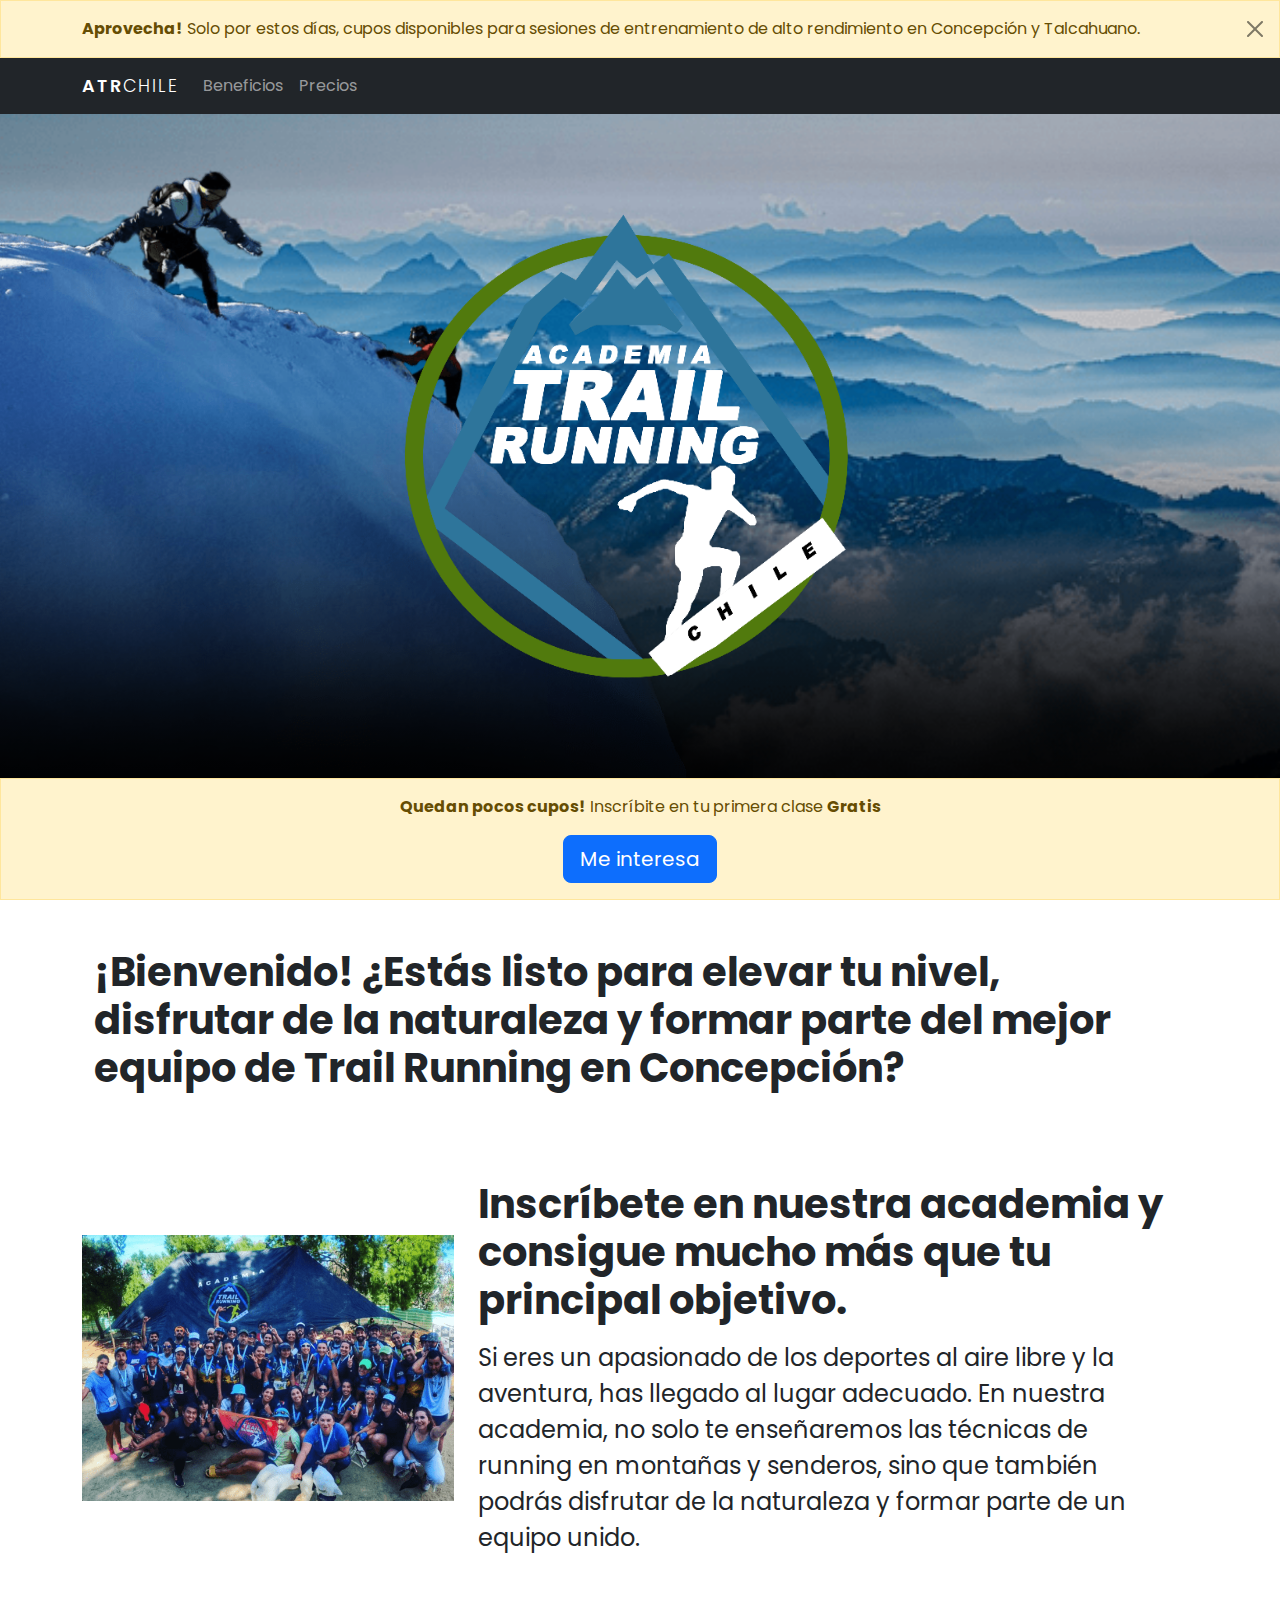
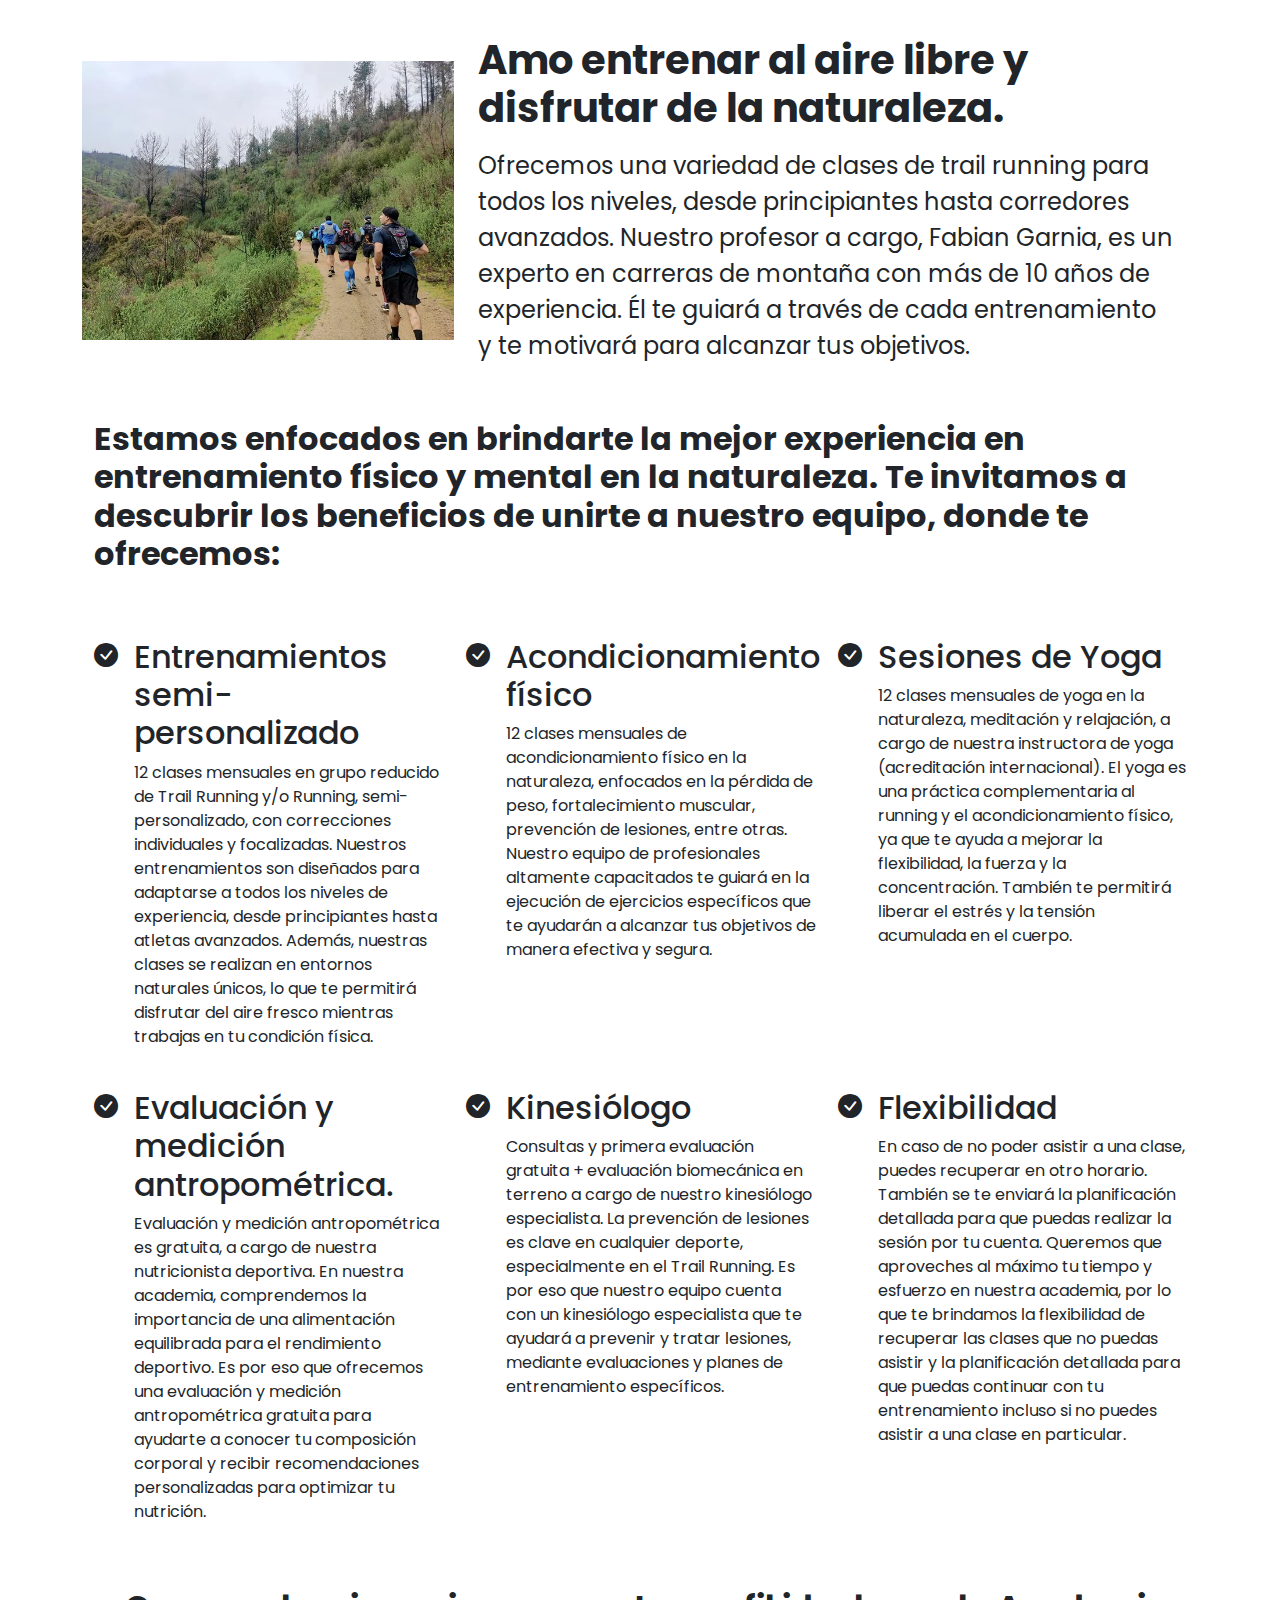
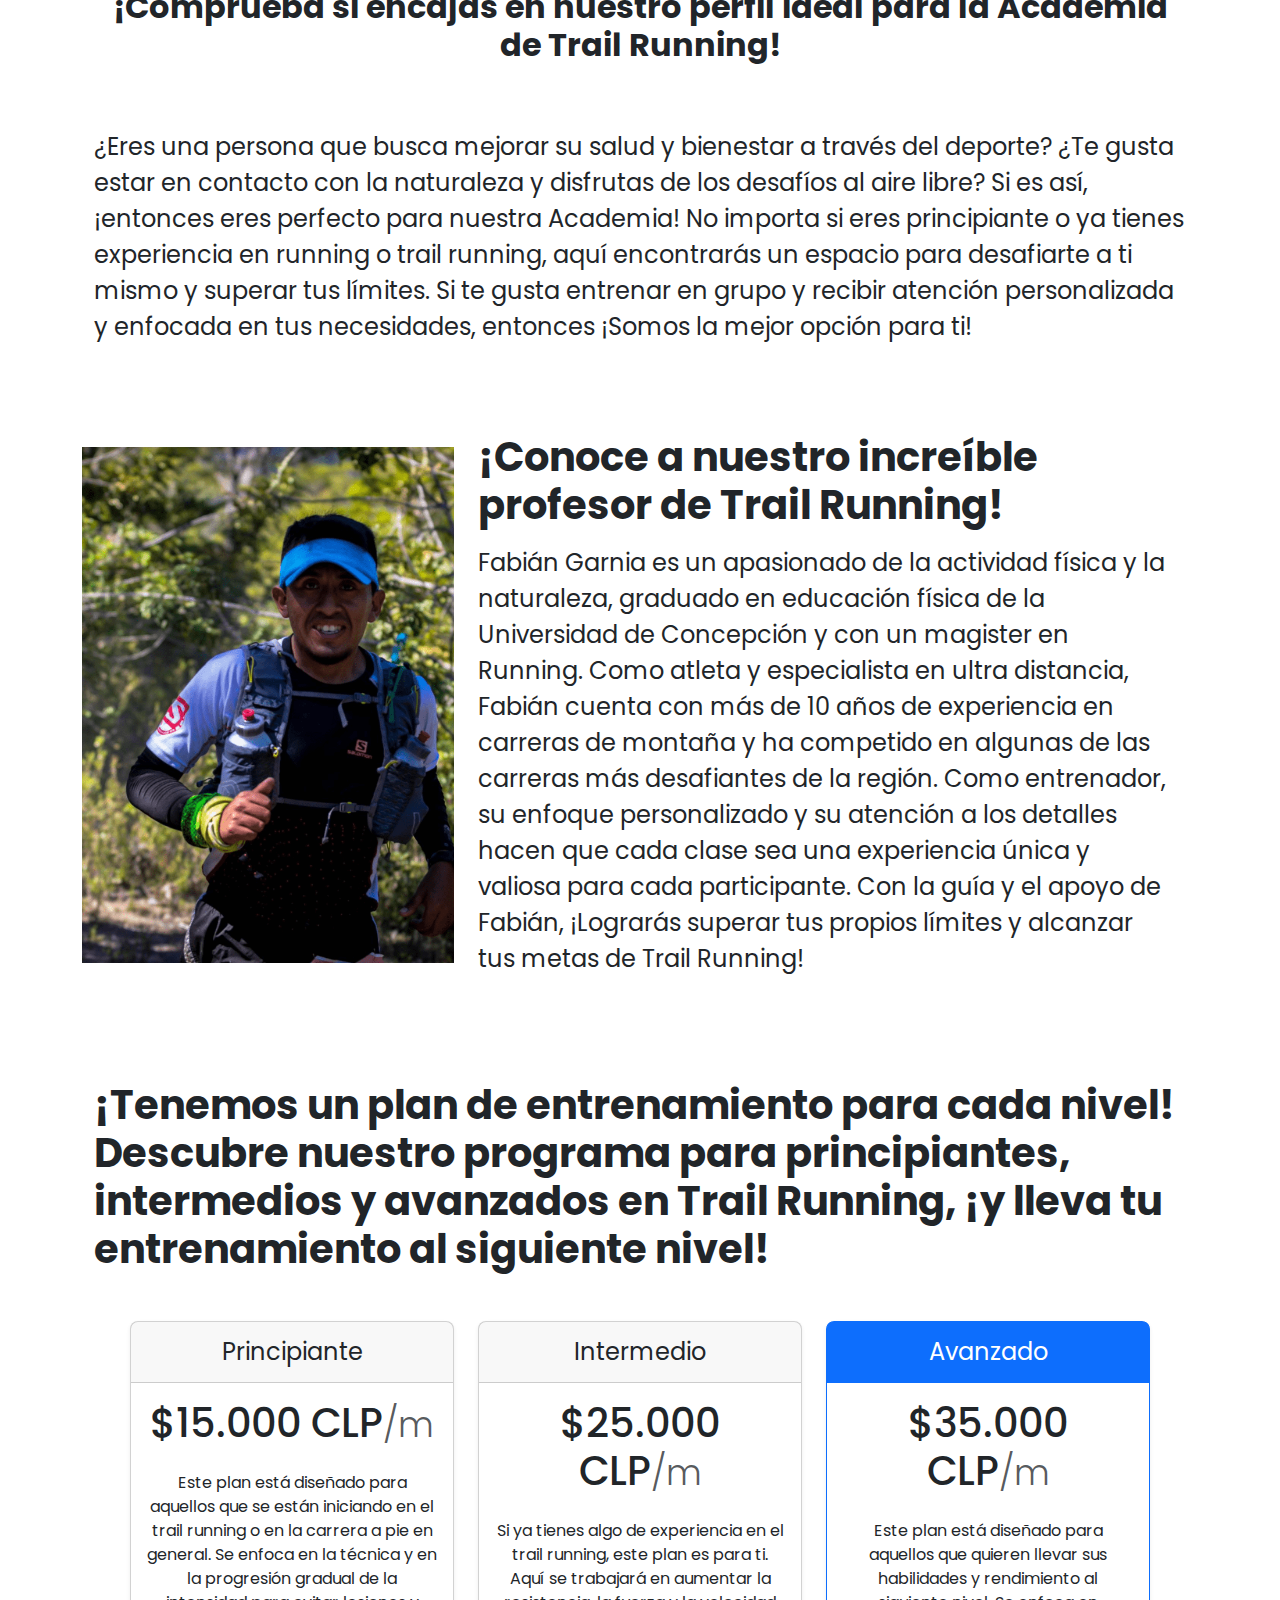
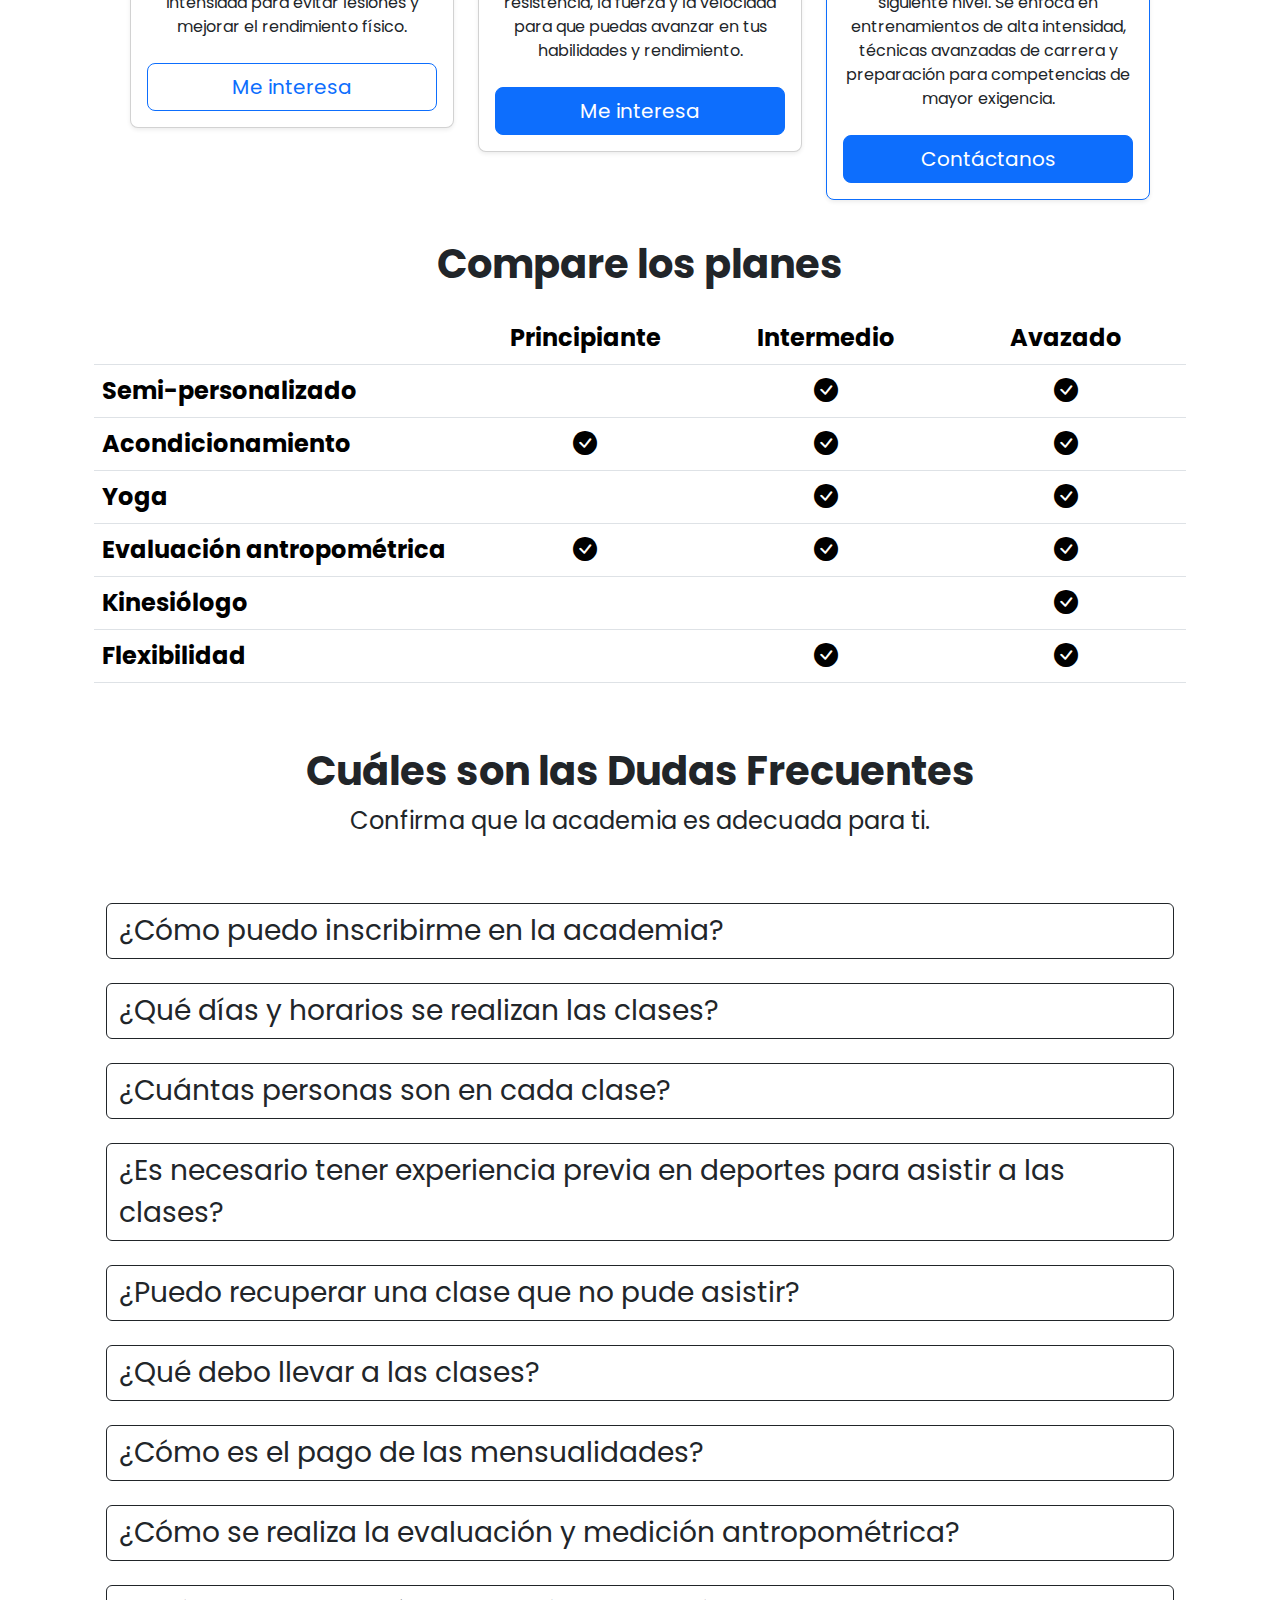
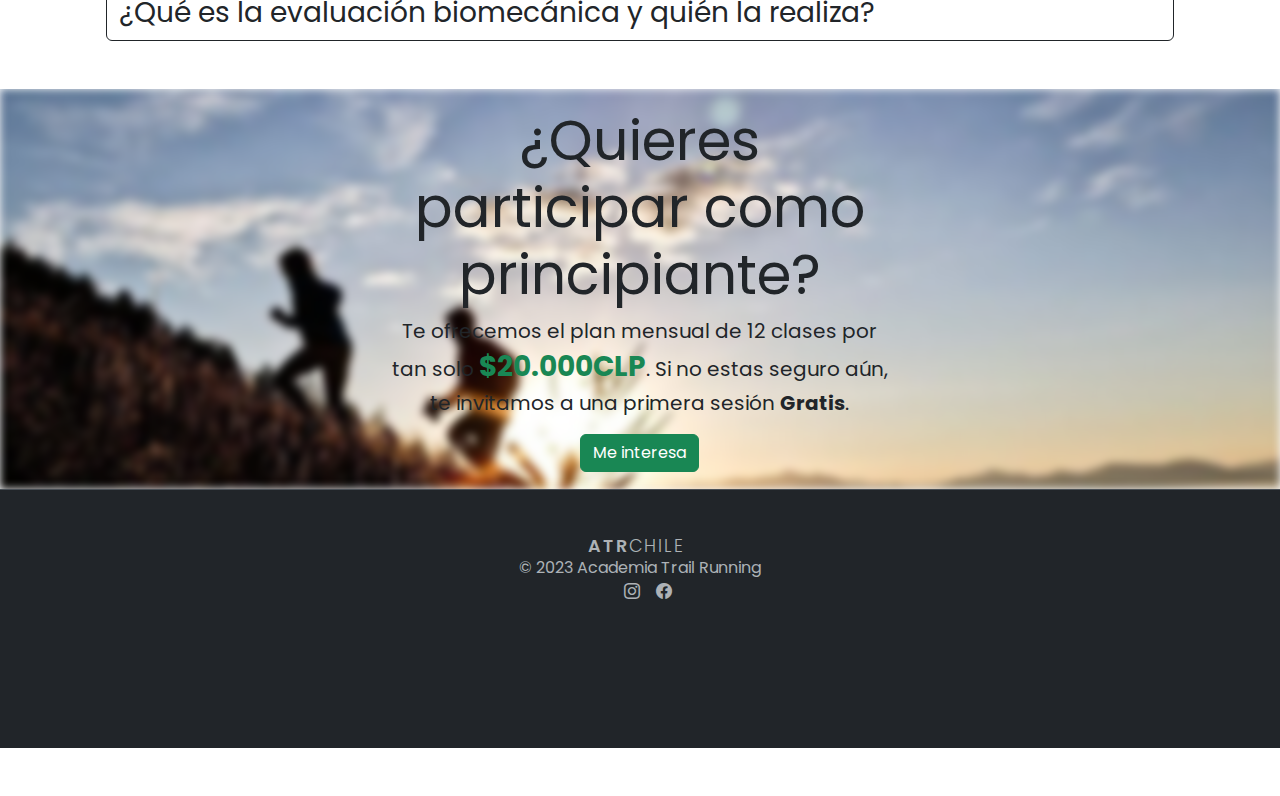
<file: index.html>
<!DOCTYPE html>
<html lang="en">
<head>
    <meta charset="UTF-8">
    <meta name="viewport" content="width=device-width, initial-scale=1.0">
    <meta http-equiv="X-UA-Compatible" content="ie=edge">
    <title>ATRChile</title>
    <link rel="icon" href="./src/assets/favicon.ico" type="image/x-icon">
    <link rel="stylesheet" href="https://cdn.jsdelivr.net/npm/bootstrap@5.3.0-alpha3/dist/css/bootstrap.min.css">
    <link rel="stylesheet" href="./src/index.css">
    <script defer src="https://cdn.jsdelivr.net/npm/bootstrap@5.3.0-alpha3/dist/js/bootstrap.bundle.min.js"></script>
    <script defer src="https://s3-us-west-2.amazonaws.com/s.cdpn.io/16327/gsap-latest-beta.min.js?r=5426"></script>
    <script defer src="https://s3-us-west-2.amazonaws.com/s.cdpn.io/16327/ScrollTrigger.min.js"></script>
    <script defer src="./src/index.js" type="module"></script>
</head>
<body >

    <div class="sticky-t z-2">
        <div class="alert alert-warning alert-dismissible mb-0 px-2 rounded-0 fade show" role="alert">
            <div class="container">
                <strong>Aprovecha!</strong> Solo por estos días, cupos disponibles para sesiones de entrenamiento de alto rendimiento en Concepción y Talcahuano.
                <strong id="counter"></strong>
                <button type="button" class="btn-close" data-bs-dismiss="alert" aria-label="Close"></button>
            </div>
        </div>
    
        <nav class="navbar navbar-expand-lg bg-dark" data-bs-theme="dark">
                <div class="container">
                  <a class="navbar-brand logo" href="#">
                    ATR<span>Chile</span>
                  </a>
                  <button class="navbar-toggler" type="button" data-bs-toggle="collapse" data-bs-target="#navbarNavAltMarkup" aria-controls="navbarNavAltMarkup" aria-expanded="false" aria-label="Toggle navigation">
                    <span class="navbar-toggler-icon"></span>
                  </button>
                  <div class="collapse navbar-collapse" id="navbarNavAltMarkup">
                    <div class="navbar-nav"> 
                      <a class="nav-link" href="#features">Beneficios</a>
                      <a class="nav-link" href="#prices">Precios</a> 
                    </div>
                  </div>
                </div>
        </nav>
    </div>
    
   
 
      <div id='hero'>
        <div class='layer-3 layer parallax'></div>
        <div class='layer-bg layer parallax' data-depth='0.10'></div>
        <div class='layer-1 layer parallax' data-depth='0.30'></div>
        <div class='layer-2 layer parallax z-1' data-depth='0.10'></div> 
      </div>

        

      <div class="container px-4 py-5">
        <h1 class="pb-2 fw-bold display-6">¡Bienvenido! ¿Estás listo para elevar tu nivel, disfrutar de la naturaleza y formar parte del mejor equipo de Trail Running en Concepción?</h1>
      </div>

 
      
        <div class="container">
            <div class="row mb-2">
                <div class="col-md-12">
                  <div class="row g-0 overflow-hidden flex-md-row mb-4 h-md-250 align-items-center">
                    <div class="col-md-4 d-flex justify-content-center">
                      <img class="w-100 " src="./src/assets/images/bussiness/group.png" alt="" srcset="">
                    </div>
                    <div class="col p-4 d-flex flex-column"> 
                      <h3 class="mb-3 display-6 fw-bold">Inscríbete en nuestra academia y consigue mucho más que tu principal objetivo.</h3> 
                      <p class="card-text mb-auto fs-4">
                        Si eres un apasionado de los deportes al aire libre y la aventura, has llegado al lugar adecuado. En nuestra academia, no solo te enseñaremos las técnicas de running en montañas y senderos, sino que también podrás disfrutar de la naturaleza y formar parte de un equipo unido.
                      </p>
                    </div>
                  </div>
                </div> 
            </div>
        </div>



        <div class="container">
            <div class="row mb-2">
                <div class="col-md-12">
                  <div class="row g-0 overflow-hidden flex-md-row mb-4 h-md-250 align-items-center">
                    <div class="col-md-4 d-flex justify-content-center">
                        <img class="w-100 " src="./src/assets/images/bussiness/grouptrain.jpeg" alt="" srcset="">
                    </div>
                    
                    <div class="col p-4 d-flex flex-column"> 
                      <h3 class="mb-3 display-6 fw-bold">Amo entrenar al aire libre y disfrutar de la naturaleza.</h3> 
                      <p class="fs-4 mb-auto">
                        Ofrecemos una variedad de clases de trail running para todos los niveles, desde principiantes hasta corredores avanzados. Nuestro profesor a cargo, Fabian Garnia, es un experto en carreras de montaña con más de 10 años de experiencia. Él te guiará a través de cada entrenamiento y te motivará para alcanzar tus objetivos.
                      </p>
                    </div>
                    
                  </div>
                </div> 
            </div>
        </div>
        


        <div class="container px-4 " id="features">
          <h2 class="pb-2 fw-bold">Estamos enfocados en brindarte la mejor experiencia en entrenamiento físico y mental en la naturaleza. Te invitamos a descubrir los beneficios de unirte a nuestro equipo, donde te ofrecemos:</h2>
          <div class="row g-4 py-5 row-cols-1 row-cols-lg-3">
            <div class="col d-flex align-items-start">
              <div class="d-inline-flex align-items-center justify-content-center fs-4 flex-shrink-0 me-3">
                <i class="bi bi-check-circle-fill"></i>
              </div>
              <div>
                <h3 class="fs-2">Entrenamientos semi-personalizado</h3>
                <p>12 clases mensuales en grupo reducido de Trail Running y/o Running, semi-personalizado, con correcciones individuales y focalizadas. Nuestros entrenamientos son diseñados para adaptarse a todos los niveles de experiencia, desde principiantes hasta atletas avanzados. Además, nuestras clases se realizan en entornos naturales únicos, lo que te permitirá disfrutar del aire fresco mientras trabajas en tu condición física.</p>
              </div>
            </div>
            <div class="col d-flex align-items-start">
              <div class="d-inline-flex align-items-center justify-content-center fs-4 flex-shrink-0 me-3">
                <i class="bi bi-check-circle-fill"></i>
              </div>
              <div>
                <h3 class="fs-2">Acondicionamiento físico</h3>
                <p>12 clases mensuales de acondicionamiento físico en la naturaleza, enfocados en la pérdida de peso, fortalecimiento muscular, prevención de lesiones, entre otras. Nuestro equipo de profesionales altamente capacitados te guiará en la ejecución de ejercicios específicos que te ayudarán a alcanzar tus objetivos de manera efectiva y segura.</p>
              </div>
            </div>
            <div class="col d-flex align-items-start">
              <div class="d-inline-flex align-items-center justify-content-center fs-4 flex-shrink-0 me-3">
                <i class="bi bi-check-circle-fill"></i>
              </div>
              <div>
                <h3 class="fs-2">Sesiones de Yoga</h3>
                <p>12 clases mensuales de yoga en la naturaleza, meditación y relajación, a cargo de nuestra instructora de yoga (acreditación internacional). El yoga es una práctica complementaria al running y el acondicionamiento físico, ya que te ayuda a mejorar la flexibilidad, la fuerza y la concentración. También te permitirá liberar el estrés y la tensión acumulada en el cuerpo.</p>
               
              </div>
            </div>


            <div class="col d-flex align-items-start">
              <div class="d-inline-flex align-items-center justify-content-center fs-4 flex-shrink-0 me-3">
                <i class="bi bi-check-circle-fill"></i>
              </div>
              <div>
                <h3 class="fs-2">Evaluación y medición antropométrica.</h3>
                <p>Evaluación y medición antropométrica es gratuita, a cargo de nuestra nutricionista deportiva. En nuestra academia, comprendemos la importancia de una alimentación equilibrada para el rendimiento deportivo. Es por eso que ofrecemos una evaluación y medición antropométrica gratuita para ayudarte a conocer tu composición corporal y recibir recomendaciones personalizadas para optimizar tu nutrición.</p>
              </div>
            </div>


            <div class="col d-flex align-items-start">
              <div class="d-inline-flex align-items-center justify-content-center fs-4 flex-shrink-0 me-3">
                <i class="bi bi-check-circle-fill"></i>
              </div>
              <div>
                <h3 class="fs-2">Kinesiólogo</h3>
                <p>Consultas y primera evaluación gratuita + evaluación biomecánica en terreno a cargo de nuestro kinesiólogo especialista. La prevención de lesiones es clave en cualquier deporte, especialmente en el Trail Running. Es por eso que nuestro equipo cuenta con un kinesiólogo especialista que te ayudará a prevenir y tratar lesiones, mediante evaluaciones y planes de entrenamiento específicos.</p>
               
              </div>
            </div>



            <div class="col d-flex align-items-start">
              <div class="d-inline-flex align-items-center justify-content-center fs-4 flex-shrink-0 me-3">
                <i class="bi bi-check-circle-fill"></i>
              </div>
              <div>
                <h3 class="fs-2">Flexibilidad</h3>
                <p>En caso de no poder asistir a una clase, puedes recuperar en otro horario. También se te enviará la planificación detallada para que puedas realizar la sesión por tu cuenta. Queremos que aproveches al máximo tu tiempo y esfuerzo en nuestra academia, por lo que te brindamos la flexibilidad de recuperar las clases que no puedas asistir y la planificación detallada para que puedas continuar con tu entrenamiento incluso si no puedes asistir a una clase en particular.</p>
               
              </div>
            </div>
          </div>
        </div>


        <div class="container px-4 ">
          <h2 class="pb-2   fw-bold text-center">¡Comprueba si encajas en nuestro perfil ideal para la Academia de Trail Running!</h2>
          <div class="row g-4 py-5 row-cols-1">
            <div class=" d-flex align-items-start">
              <div> 
                <p class="fs-4">¿Eres una persona que busca mejorar su salud y bienestar a través del deporte? ¿Te gusta estar en contacto con la naturaleza y disfrutas de los desafíos al aire libre? Si es así, ¡entonces eres perfecto para nuestra Academia!
                  No importa si eres principiante o ya tienes experiencia en running o trail running, aquí encontrarás un espacio para desafiarte a ti mismo y superar tus límites. Si te gusta entrenar en grupo y recibir atención personalizada y enfocada en tus necesidades, entonces ¡Somos la mejor opción para ti!
                </p>
              </div>
            </div>
          </div>
        </div>



        <div class="container">
          <div class="row mb-2">
              <div class="col-md-12">
                <div class="row g-0 overflow-hidden flex-md-row mb-4 h-md-250 align-items-center">
                  <div class="col-md-4 d-flex justify-content-center">
                      <img class="w-100 " src="./src/assets/images/bussiness/coach.png" alt="" srcset="">
                  </div>
                  
                  <div class="col p-4 d-flex flex-column"> 
                    <h3 class="mb-3 display-6 fw-bold">¡Conoce a nuestro increíble profesor de Trail Running! </h3> 
                    <p class="fs-4 mb-auto">
                      Fabián Garnia es un apasionado de la actividad física y la naturaleza, graduado en educación física de la Universidad de Concepción y con un magister en Running. Como atleta y especialista en ultra distancia, Fabián cuenta con más de 10 años de experiencia en carreras de montaña y ha competido en algunas de las carreras más desafiantes de la región. Como entrenador, su enfoque personalizado y su atención a los detalles hacen que cada clase sea una experiencia única y valiosa para cada participante. Con la guía y el apoyo de Fabián, ¡Lograrás superar tus propios límites y alcanzar tus metas de Trail Running!
                    </p>
                  </div>
                  
                </div>
              </div> 
          </div>
      </div>

 
      <div class="container px-4 py-5" id="prices">
        <span class="pb-2 fw-bold display-6">¡Tenemos un plan de entrenamiento para cada nivel! Descubre nuestro programa para principiantes, intermedios y avanzados en Trail Running, ¡y lleva tu entrenamiento al siguiente nivel!</span>
      </div>


      <div class="container" >
        <div class="row row-cols-1 row-cols-md-3 mb-3 px-5 text-center">
          <div class="col">
            <div class="card mb-4 rounded-3 shadow-sm">
              <div class="card-header py-3">
                <h4 class="my-0 fw-normal">Principiante</h4>
              </div>
              <div class="card-body">
                <h1 class="card-title pricing-card-title">$15.000 CLP<small class="text-body-secondary fw-light">/m</small></h1>
                <span class="d-block my-4">Este plan está diseñado para aquellos que se están iniciando en el trail running o en la carrera a pie en general. Se enfoca en la técnica y en la progresión gradual de la intensidad para evitar lesiones y mejorar el rendimiento físico.</span>
                <button type="button" class="w-100 btn btn-lg btn-outline-primary">Me interesa</button>
              </div>
            </div>
          </div>
          <div class="col">
            <div class="card mb-4 rounded-3 shadow-sm">
              <div class="card-header py-3">
                <h4 class="my-0 fw-normal">Intermedio</h4>
              </div>
              <div class="card-body">
                <h1 class="card-title pricing-card-title">$25.000 CLP<small class="text-body-secondary fw-light">/m</small></h1>
                <span class="d-block my-4">Si ya tienes algo de experiencia en el trail running, este plan es para ti. Aquí se trabajará en aumentar la resistencia, la fuerza y la velocidad para que puedas avanzar en tus habilidades y rendimiento.</span>
                <button type="button" class="w-100 btn btn-lg btn-primary">Me interesa</button>
              </div>
            </div>
          </div>
          <div class="col">
            <div class="card mb-4 rounded-3 shadow-sm border-primary">
              <div class="card-header py-3 text-bg-primary border-primary">
                <h4 class="my-0 fw-normal">Avanzado</h4>
              </div>
              <div class="card-body">
                <h1 class="card-title pricing-card-title">$35.000 CLP<small class="text-body-secondary fw-light">/m</small></h1>
                <span class="d-block my-4"> Este plan está diseñado para aquellos que quieren llevar sus habilidades y rendimiento al siguiente nivel. Se enfoca en entrenamientos de alta intensidad, técnicas avanzadas de carrera y preparación para competencias de mayor exigencia.</span>
                <button type="button" class="w-100 btn btn-lg btn-primary">Contáctanos</button>
              </div>
            </div>
          </div>
        </div>
      </div>

     
    
      <div class="container">
        <h2 class="display-6 text-center fw-bold mb-4">Compare los planes</h2>
        <div class="fs-4 table-responsive container">
    
          <table class="table text-center px-5">
            <thead>
              <tr>
                <th style="width: 34%;"></th>
                <th style="width: 22%;">Principiante</th>
                <th style="width: 22%;">Intermedio</th>
                <th style="width: 22%;">Avazado</th>
              </tr>
            </thead>
            <tbody>
              <tr>
                <th scope="row" class="text-start">Semi-personalizado</th>
                <td></i></td>
                <td><i class="bi bi-check-circle-fill"></i></td>
                <td><i class="bi bi-check-circle-fill"></i></td>
              </tr>
              <tr>
                <th scope="row" class="text-start">Acondicionamiento</th>
                <td><i class="bi bi-check-circle-fill"></i></td>
                <td><i class="bi bi-check-circle-fill"></i></td>
                <td><i class="bi bi-check-circle-fill"></i></td>
              </tr>
            </tbody>
    
            <tbody>
              
              <tr>
                <th scope="row" class="text-start">Yoga</th>
                <td></td>
                <td><i class="bi bi-check-circle-fill"></i></td>
                <td><i class="bi bi-check-circle-fill"></i></td>
              </tr>
              <tr>
                <th scope="row" class="text-start">Evaluación antropométrica</th>
                <td><i class="bi bi-check-circle-fill"></i></td>
                <td><i class="bi bi-check-circle-fill"></i></td>
                <td><i class="bi bi-check-circle-fill"></i></td>
              </tr>
              <tr>
                <th scope="row" class="text-start">Kinesiólogo</th>
                <td></td>
                <td></td>
                <td><i class="bi bi-check-circle-fill"></i></td>
              </tr>
              <tr>
                <th scope="row" class="text-start">Flexibilidad</th>
                <td></td>
                <td><i class="bi bi-check-circle-fill"></i></td>
                <td><i class="bi bi-check-circle-fill"></i></td>
              </tr>
            </tbody>
          </table>
        </div>
       
      </div>



      <div class="container px-4 py-5">
        <span class="d-block text-center pb-2 fw-bold display-6">Cuáles son las Dudas Frecuentes</span>
        <p class="d-block text-center fs-4">Confirma que la academia es adecuada para ti.</p>
      </div>

      <div class="container mb-5">

        <div class="qa px-4 mb-4">
          <button type="button" class="btn w-100 text-start button btn-outline-dark fs-3" data-bs-toggle="collapse" data-bs-target="#a1" aria-expanded="false" aria-controls="a1">
            ¿Cómo puedo inscribirme en la academia?
          </button>
          
          <div class="collapse" id="a1">
            <div class="card card-body fs-4">
              Puedes inscribirte en la academia a través de nuestro sitio web o visitando cualquiera de nuestras sedes en Concepción o Talcahuano.          </div>
          </div>
        </div>

        <div class="qa px-4 mb-4">
          <button type="button" class="btn w-100 text-start button btn-outline-dark fs-3" data-bs-toggle="collapse" data-bs-target="#a2" aria-expanded="false" aria-controls="a2">
            ¿Qué días y horarios se realizan las clases?
          </button>
          
          <div class="collapse" id="a2">
            <div class="card card-body fs-4">
              Las clases se realizan de lunes a sábado, en horarios tanto matutinos como vespertinos. Te invitamos a revisar nuestro calendario de clases para que puedas escoger los horarios que más se acomoden a tus necesidades.
            </div>
          </div>
        </div>


        <div class="qa px-4 mb-4">
          <button type="button" class="btn w-100 text-start button btn-outline-dark fs-3" data-bs-toggle="collapse" data-bs-target="#a3" aria-expanded="false" aria-controls="a3">
            ¿Cuántas personas son en cada clase?
          </button>
          
          <div class="collapse" id="a3">
            <div class="card card-body fs-4">
              Las clases son en grupos reducidos para garantizar un seguimiento personalizado y enfocado en tus necesidades. En Trail Running y Running, la cantidad máxima de participantes es de 15 personas, mientras que en Yoga son de 10 personas.
            </div>
          </div>
        </div>


        <div class="qa px-4 mb-4">
          <button type="button" class="btn w-100 text-start button btn-outline-dark fs-3" data-bs-toggle="collapse" data-bs-target="#a4" aria-expanded="false" aria-controls="a4">
            ¿Es necesario tener experiencia previa en deportes para asistir a las clases?
          </button>
          
          <div class="collapse" id="a4">
            <div class="card card-body fs-4">
              No es necesario tener experiencia previa en deportes para asistir a nuestras clases. Contamos con planes para principiantes, intermedios y avanzados, por lo que podrás elegir el que más se ajuste a tus necesidades.
            </div>
          </div>
        </div>


        <div class="qa px-4 mb-4">
          <button type="button" class="btn w-100 text-start button btn-outline-dark fs-3" data-bs-toggle="collapse" data-bs-target="#a5" aria-expanded="false" aria-controls="a5">
            ¿Puedo recuperar una clase que no pude asistir?
          </button>
          
          <div class="collapse" id="a5">
            <div class="card card-body fs-4">
              Sí, si no puedes asistir a una clase, puedes recuperarla en otro horario o día. Además, te enviaremos la planificación detallada para que puedas realizar la sesión por tu cuenta.
            </div>
          </div>
        </div>

        <div class="qa px-4 mb-4">
          <button type="button" class="btn w-100 text-start button btn-outline-dark fs-3" data-bs-toggle="collapse" data-bs-target="#a6" aria-expanded="false" aria-controls="a6">
            ¿Qué debo llevar a las clases?
          </button>
          
          <div class="collapse" id="a6">
            <div class="card card-body fs-4">
              Debes llevar ropa cómoda y adecuada para hacer deporte, zapatillas de running o trail running, una botella de agua y una toalla. En caso de las clases de Yoga, también debes traer una esterilla.
            </div>
          </div>
        </div>

        <div class="qa px-4 mb-4">
          <button type="button" class="btn w-100 text-start button btn-outline-dark fs-3" data-bs-toggle="collapse" data-bs-target="#a7" aria-expanded="false" aria-controls="a7">
            ¿Cómo es el pago de las mensualidades?
          </button>
          
          <div class="collapse" id="a7">
            <div class="card card-body fs-4">
              El pago de las mensualidades se realiza a través de transferencia electrónica o en nuestras sedes con tarjeta de crédito o débito.
            </div>
          </div>
        </div>

        <div class="qa px-4 mb-4">
          <button type="button" class="btn w-100 text-start button btn-outline-dark fs-3" data-bs-toggle="collapse" data-bs-target="#a8" aria-expanded="false" aria-controls="a8">
            ¿Cómo se realiza la evaluación y medición antropométrica?
          </button>
          
          <div class="collapse" id="a8">
            <div class="card card-body fs-4">
              La primera evaluación y medición antropométrica es gratuita y es realizada por nuestra nutricionista deportiva. Se toman medidas de peso, estatura, índice de masa corporal, porcentaje de grasa corporal, entre otras.
            </div>
          </div>
        </div>

        <div class="qa px-4 mb-4">
          <button type="button" class="btn w-100 text-start button btn-outline-dark fs-3" data-bs-toggle="collapse" data-bs-target="#a9" aria-expanded="false" aria-controls="a9">
            ¿Qué es la evaluación biomecánica y quién la realiza?
          </button>
          
          <div class="collapse" id="a9">
            <div class="card card-body fs-4">
              La evaluación biomecánica es una evaluación en terreno a cargo de nuestro kinesiólogo especialista para detectar problemas de postura o lesiones musculares. La primera evaluación es gratuita.
            </div>
          </div>
        </div>
      </div>
  





    <div class="position-relative overflow-hidden mb-0 text-center bg-body-tertiary d-flex justify-content-center align-items-center">
        <div class="col-md-5 position-absolute z-1">
          <div class="container">
              <h1 class="display-4 fw-normal">¿Quieres participar como principiante?</h1>
              <p class="lead fw-normal">Te ofrecemos el plan mensual de 12 clases por tan solo <strong class="text-success fs-3">$20.000CLP</strong>. Si no estas seguro aún, te invitamos a una primera sesión <strong>Gratis</strong>.</p>
              <a class="btn btn-success" href="#">Me interesa</a>
          </div>
        </div>
        <img class="img-banner-1" src="./src/assets/images/bussiness/subscribe.jpg" alt="" />
    </div>



      <footer class="d-flex mt-0 mb-5 p-5  border-top bg-dark" data-bs-theme="dark">
            <div class="container mb-5 d-flex flex-column justify-content-center align-items-center">
                <div class="col-md-12  d-flex flex-column text-center justify-content-center align-items-center">
                  <a href="/" class="mb-3 me-2 mb-md-0 logo text-body-secondary text-decoration-none lh-1">
                    ATR<span>Chile</span>
                  </a>
                  <span class="mb-3 mb-md-0 text-body-secondary">© 2023 Academia Trail Running</span>
                </div>
            
                <ul class="nav mb-5 col-md-12 list-unstyled text-center d-flex justify-content-center">
                  <li class="ms-3"><a class="text-body-secondary" href="#"><i class="bi bi-instagram"></i></a></li>
                  <li class="ms-3"><a class="text-body-secondary" href="#"><i class="bi bi-facebook"></i></a></li>
                </ul>
            </div>
      </footer>

      <div class="z-2 alert alert-warning alert-dismissible mb-0 px-2 rounded-0 sticky-b fade show" role="alert">
            <div class="container d-flex flex-column align-items-center">
                <p class="text-center">
                  <strong>Quedan pocos cupos!</strong> Inscríbite en tu primera clase <strong>Gratis</strong>
                </p>
                <button class="btn btn-primary btn-lg w-fit" type="button">Me interesa</button>
            </div>
      </div>
    
</body>

</html>
</file>
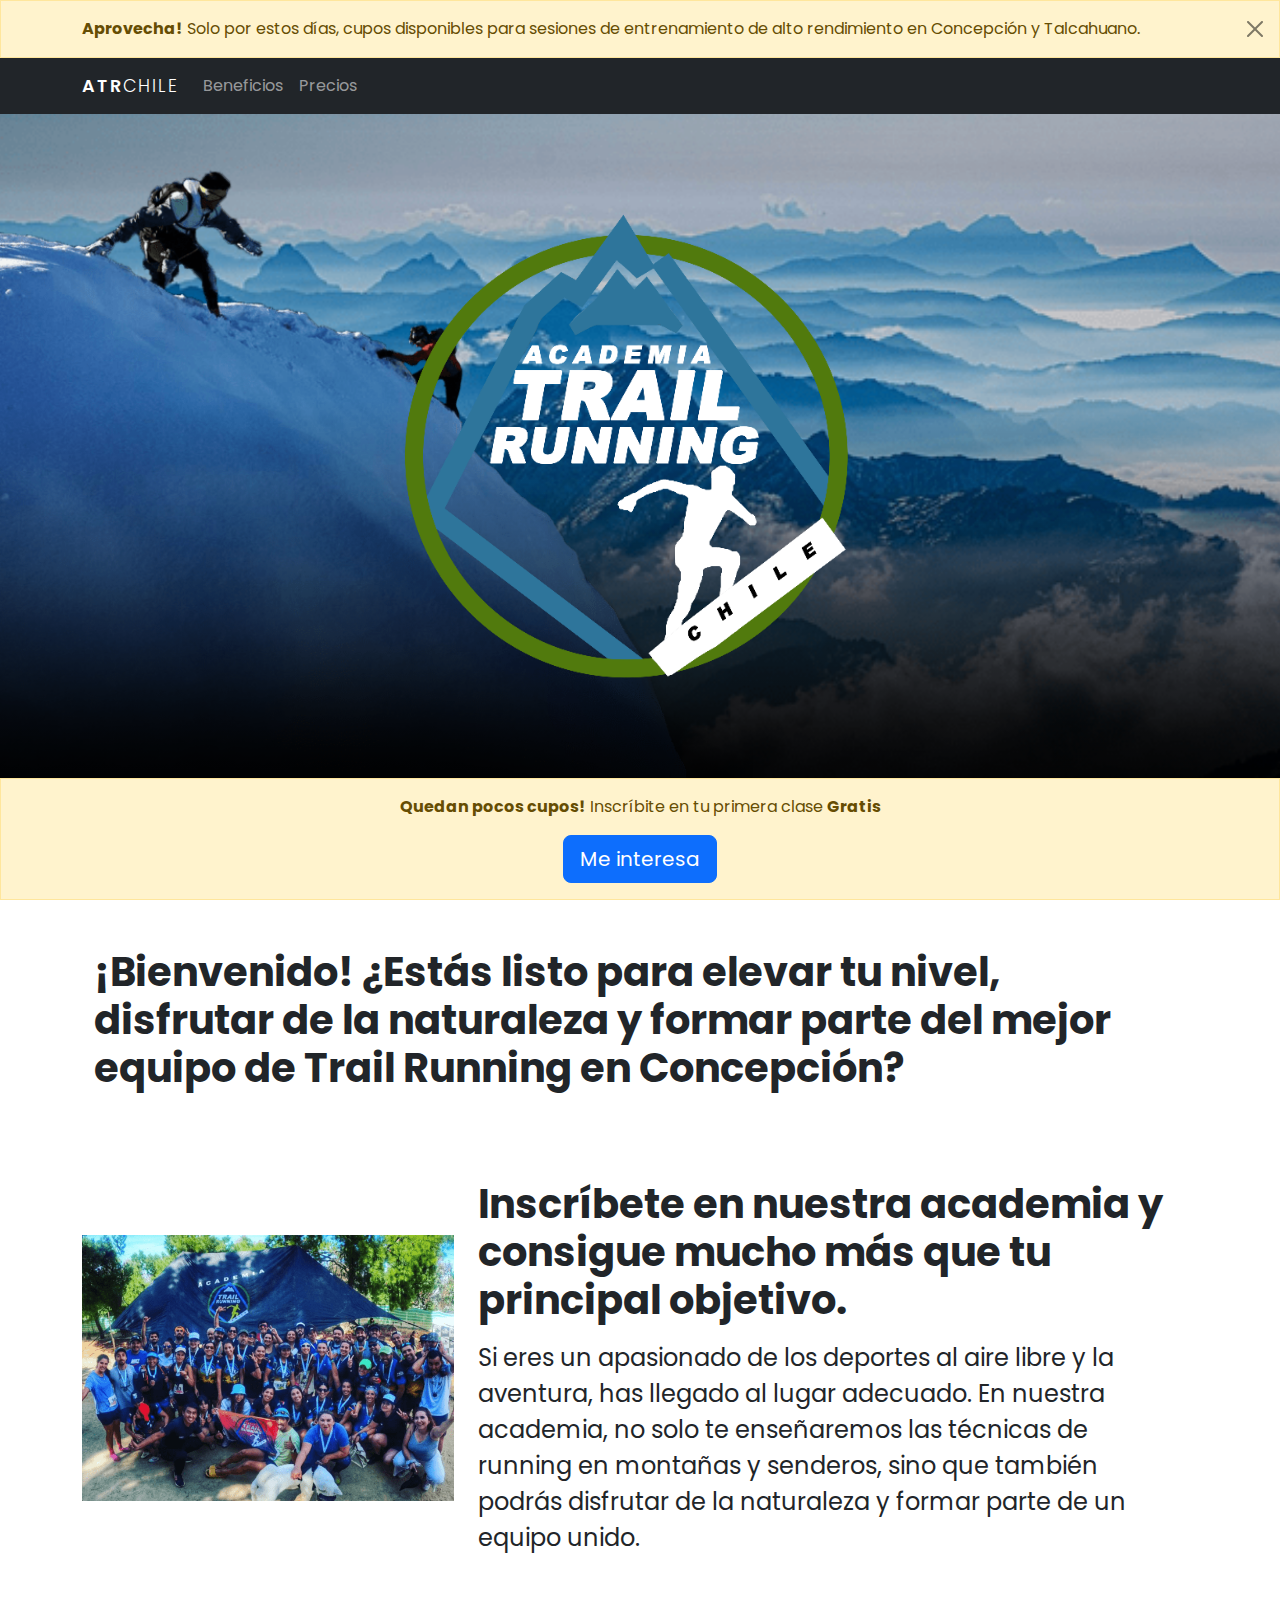
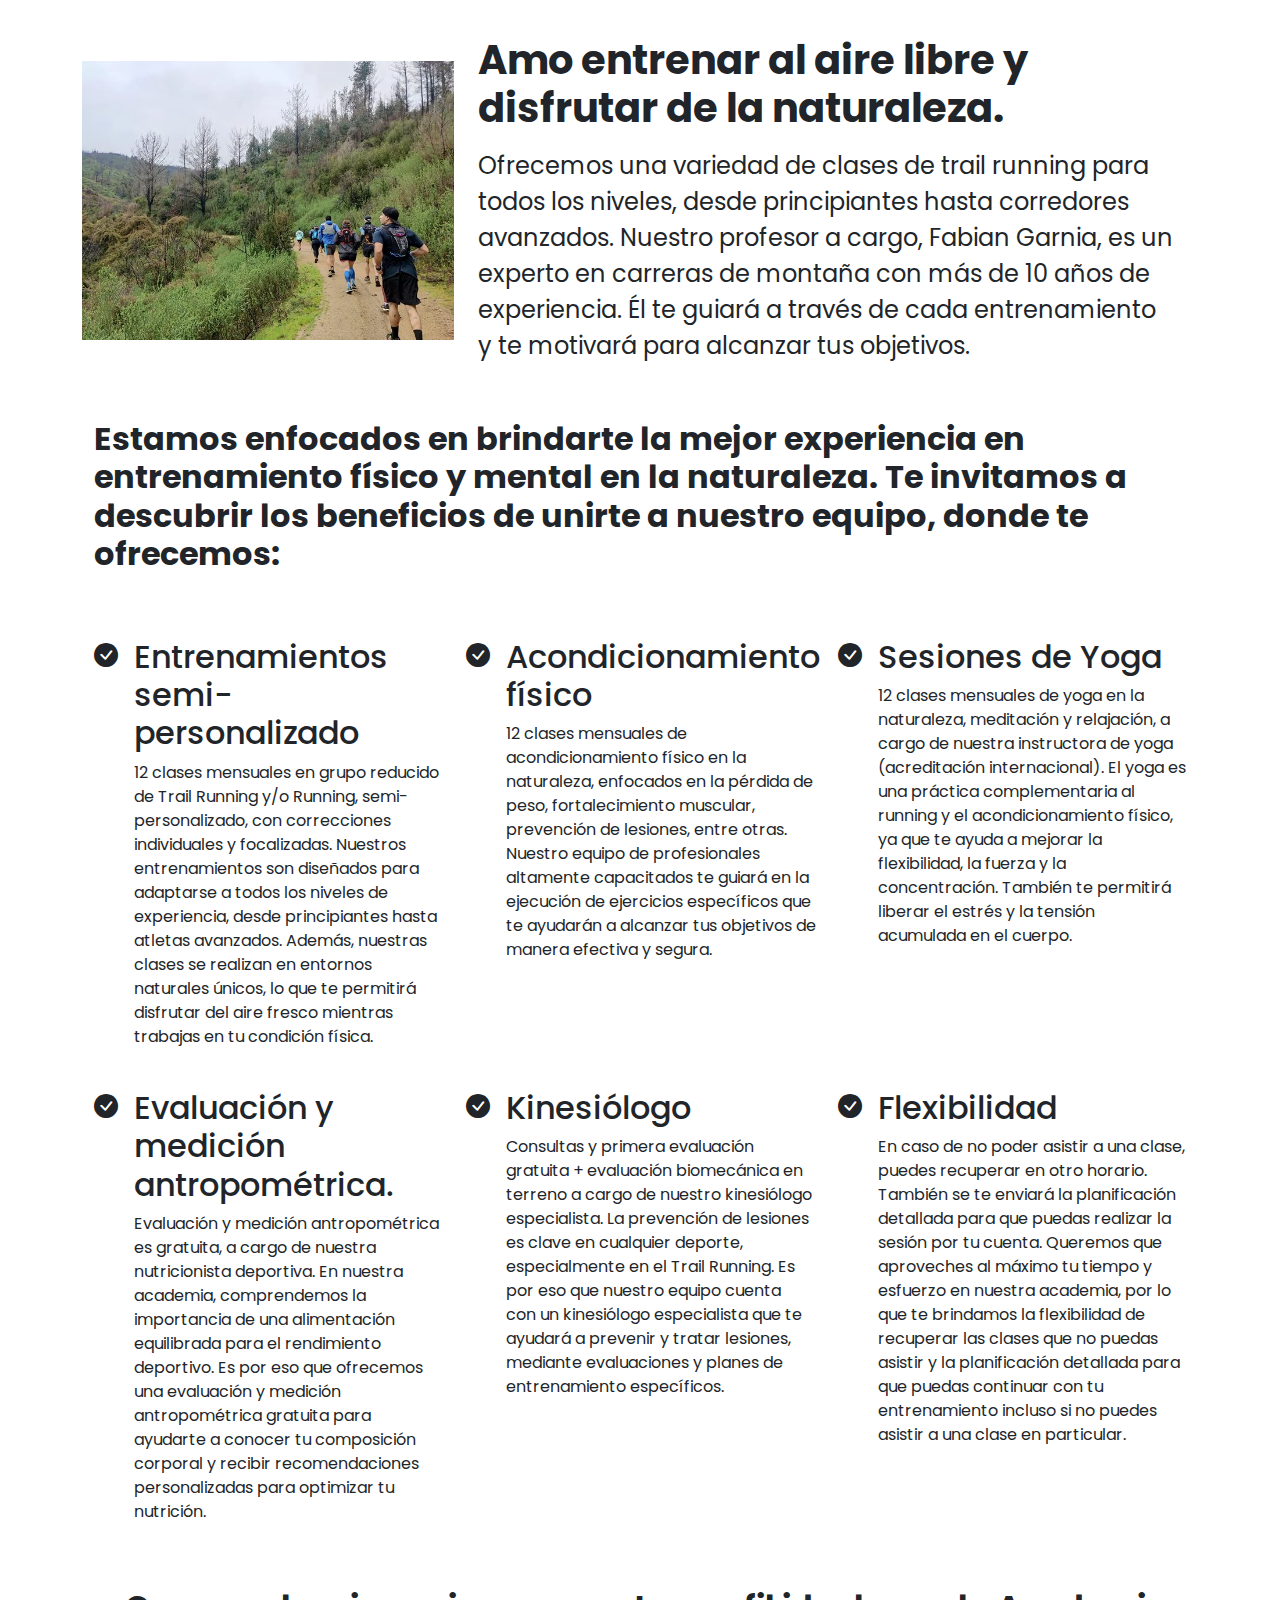
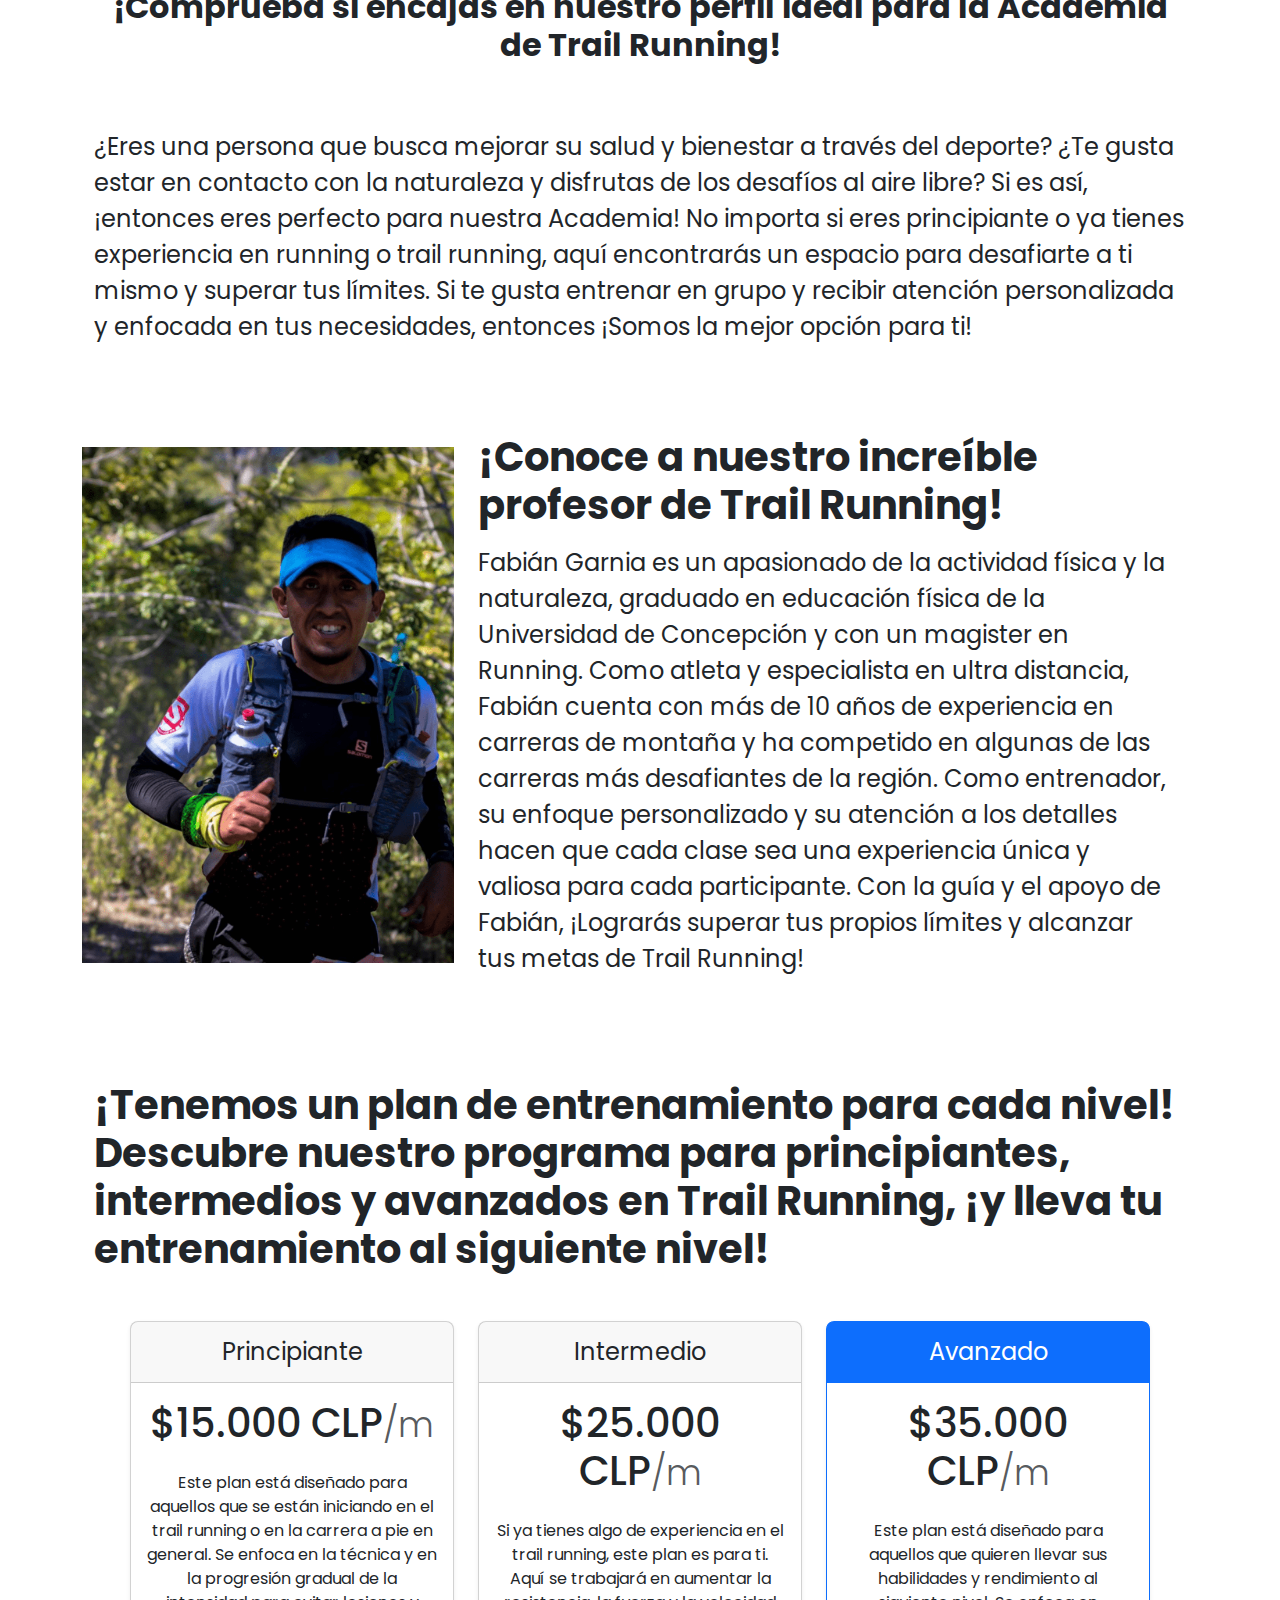
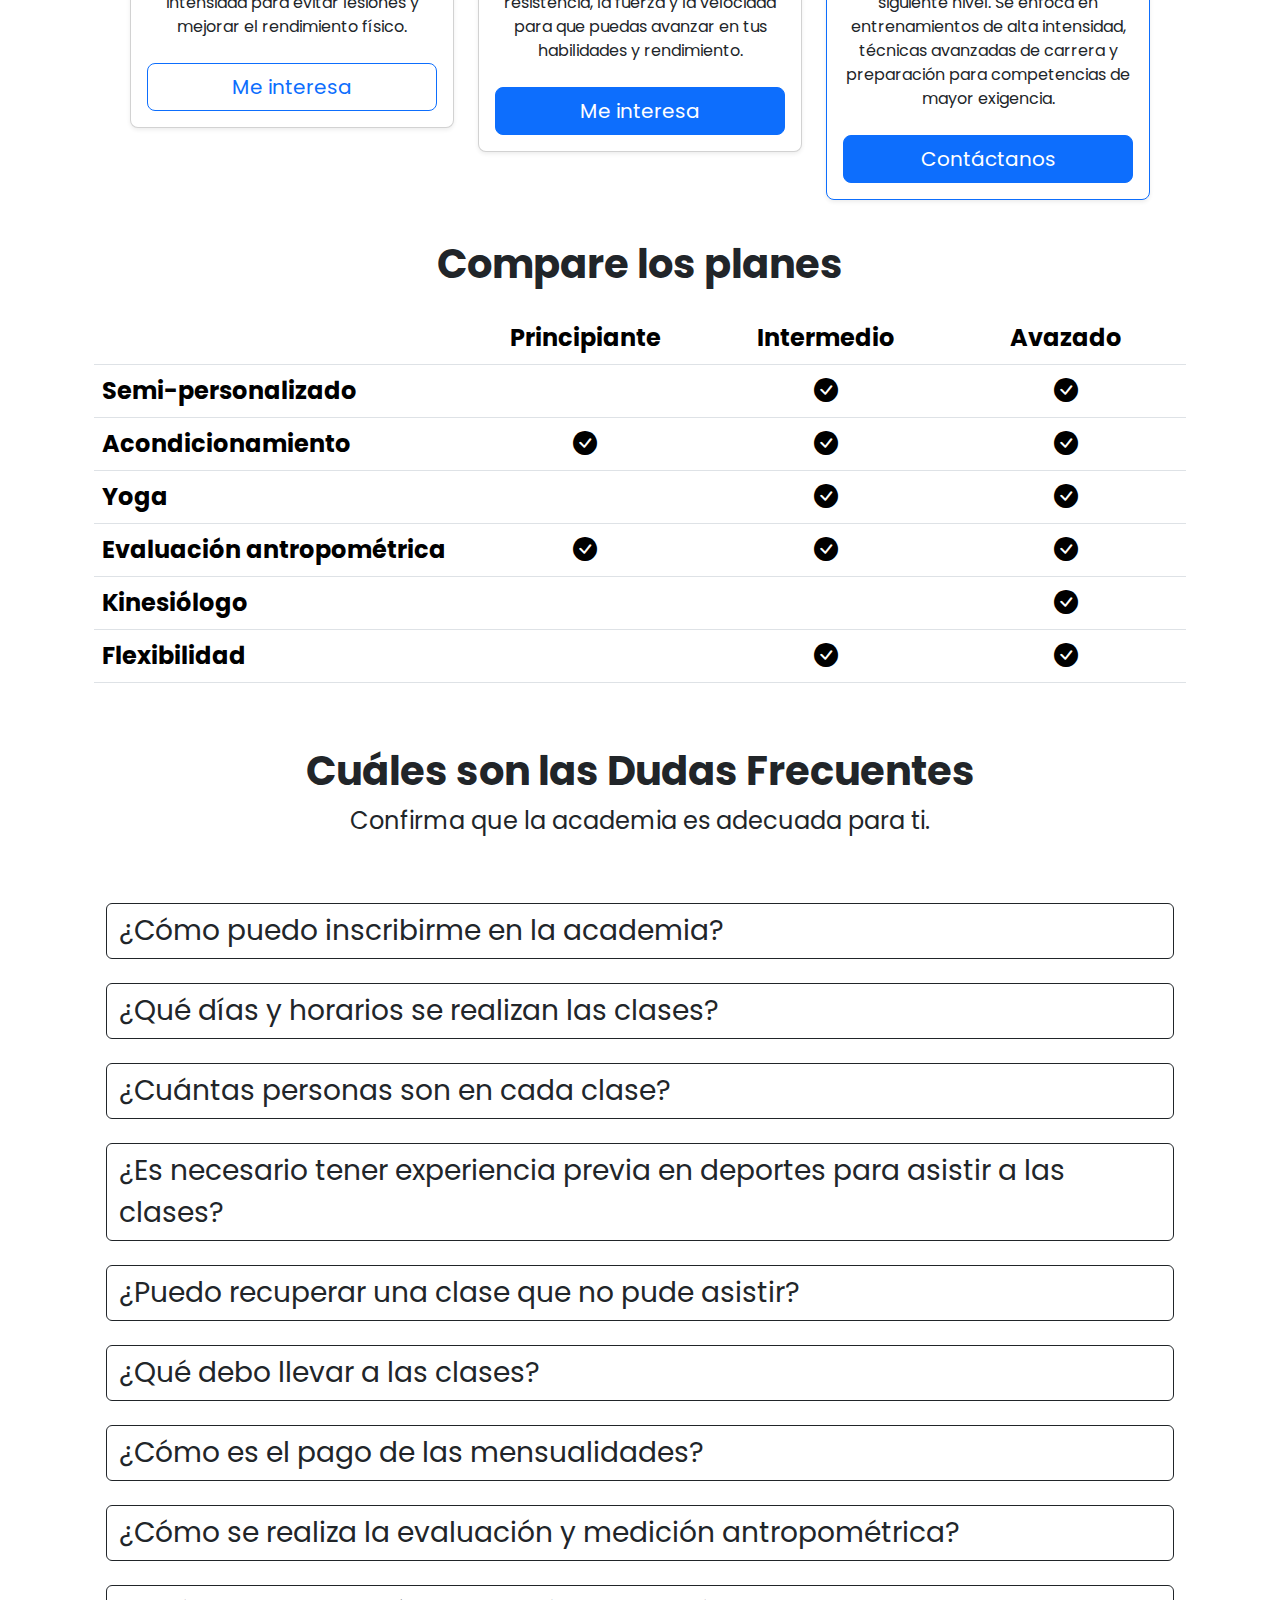
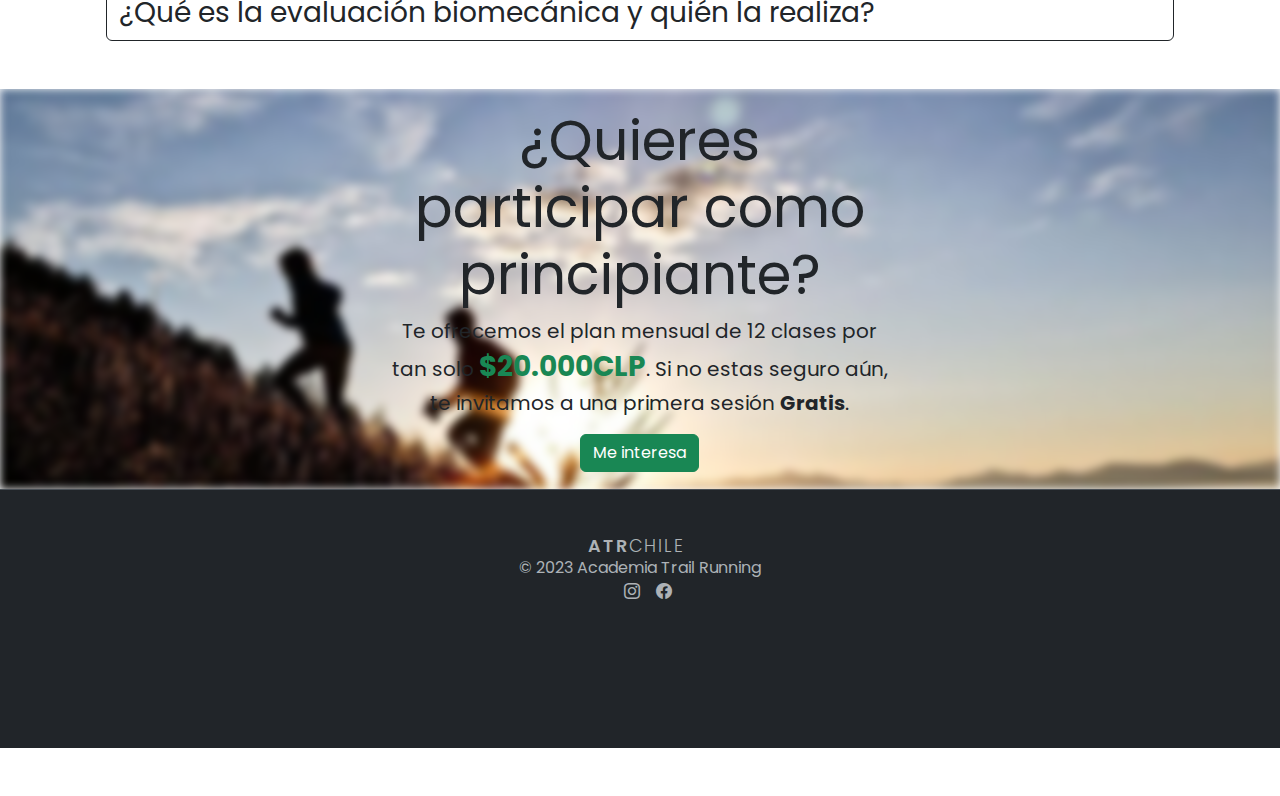
<file: src/index.html>
<!DOCTYPE html>
<html lang="en">
<head>
    <meta charset="UTF-8">
    <meta name="viewport" content="width=device-width, initial-scale=1.0">
    <meta http-equiv="X-UA-Compatible" content="ie=edge">
    <title>ATRChile</title>
    <link rel="icon" href="./assets/favicon.ico" type="image/x-icon">
    <link rel="stylesheet" href="https://cdn.jsdelivr.net/npm/bootstrap@5.3.0-alpha3/dist/css/bootstrap.min.css">
    <link rel="stylesheet" href="./index.css">
    <script defer src="https://cdn.jsdelivr.net/npm/bootstrap@5.3.0-alpha3/dist/js/bootstrap.bundle.min.js"></script>
    <script defer src="https://s3-us-west-2.amazonaws.com/s.cdpn.io/16327/gsap-latest-beta.min.js?r=5426"></script>
    <script defer src="https://s3-us-west-2.amazonaws.com/s.cdpn.io/16327/ScrollTrigger.min.js"></script>
    <script defer src="./index.js" type="module"></script>
</head>
<body >

    <div class="sticky-t z-2">
        <div class="alert alert-warning alert-dismissible mb-0 px-2 rounded-0 fade show" role="alert">
            <div class="container">
                <strong>Aprovecha!</strong> Solo por estos días, cupos disponibles para sesiones de entrenamiento de alto rendimiento en Concepción y Talcahuano.
                <strong id="counter"></strong>
                <button type="button" class="btn-close" data-bs-dismiss="alert" aria-label="Close"></button>
            </div>
        </div>
    
        <nav class="navbar navbar-expand-lg bg-dark" data-bs-theme="dark">
                <div class="container">
                  <a class="navbar-brand logo" href="#">
                    ATR<span>Chile</span>
                  </a>
                  <button class="navbar-toggler" type="button" data-bs-toggle="collapse" data-bs-target="#navbarNavAltMarkup" aria-controls="navbarNavAltMarkup" aria-expanded="false" aria-label="Toggle navigation">
                    <span class="navbar-toggler-icon"></span>
                  </button>
                  <div class="collapse navbar-collapse" id="navbarNavAltMarkup">
                    <div class="navbar-nav"> 
                      <a class="nav-link" href="#features">Beneficios</a>
                      <a class="nav-link" href="#prices">Precios</a> 
                    </div>
                  </div>
                </div>
        </nav>
    </div>
    
   
 
      <div id='hero'>
        <div class='layer-3 layer parallax'></div>
        <div class='layer-bg layer parallax' data-depth='0.10'></div>
        <div class='layer-1 layer parallax' data-depth='0.30'></div>
        <div class='layer-2 layer parallax z-1' data-depth='0.10'></div> 
      </div>

        

      <div class="container px-4 py-5">
        <h1 class="pb-2 fw-bold display-6">¡Bienvenido! ¿Estás listo para elevar tu nivel, disfrutar de la naturaleza y formar parte del mejor equipo de Trail Running en Concepción?</h1>
      </div>

 
      
        <div class="container">
            <div class="row mb-2">
                <div class="col-md-12">
                  <div class="row g-0 overflow-hidden flex-md-row mb-4 h-md-250 align-items-center">
                    <div class="col-md-4 d-flex justify-content-center">
                      <img class="w-100 " src="./assets/images/bussiness/group.png" alt="" srcset="">
                    </div>
                    <div class="col p-4 d-flex flex-column"> 
                      <h3 class="mb-3 display-6 fw-bold">Inscríbete en nuestra academia y consigue mucho más que tu principal objetivo.</h3> 
                      <p class="card-text mb-auto fs-4">
                        Si eres un apasionado de los deportes al aire libre y la aventura, has llegado al lugar adecuado. En nuestra academia, no solo te enseñaremos las técnicas de running en montañas y senderos, sino que también podrás disfrutar de la naturaleza y formar parte de un equipo unido.
                      </p>
                    </div>
                  </div>
                </div> 
            </div>
        </div>



        <div class="container">
            <div class="row mb-2">
                <div class="col-md-12">
                  <div class="row g-0 overflow-hidden flex-md-row mb-4 h-md-250 align-items-center">
                    <div class="col-md-4 d-flex justify-content-center">
                        <img class="w-100 " src="./assets/images/bussiness/grouptrain.jpeg" alt="" srcset="">
                    </div>
                    
                    <div class="col p-4 d-flex flex-column"> 
                      <h3 class="mb-3 display-6 fw-bold">Amo entrenar al aire libre y disfrutar de la naturaleza.</h3> 
                      <p class="fs-4 mb-auto">
                        Ofrecemos una variedad de clases de trail running para todos los niveles, desde principiantes hasta corredores avanzados. Nuestro profesor a cargo, Fabian Garnia, es un experto en carreras de montaña con más de 10 años de experiencia. Él te guiará a través de cada entrenamiento y te motivará para alcanzar tus objetivos.
                      </p>
                    </div>
                    
                  </div>
                </div> 
            </div>
        </div>
        


        <div class="container px-4 " id="features">
          <h2 class="pb-2 fw-bold">Estamos enfocados en brindarte la mejor experiencia en entrenamiento físico y mental en la naturaleza. Te invitamos a descubrir los beneficios de unirte a nuestro equipo, donde te ofrecemos:</h2>
          <div class="row g-4 py-5 row-cols-1 row-cols-lg-3">
            <div class="col d-flex align-items-start">
              <div class="d-inline-flex align-items-center justify-content-center fs-4 flex-shrink-0 me-3">
                <i class="bi bi-check-circle-fill"></i>
              </div>
              <div>
                <h3 class="fs-2">Entrenamientos semi-personalizado</h3>
                <p>12 clases mensuales en grupo reducido de Trail Running y/o Running, semi-personalizado, con correcciones individuales y focalizadas. Nuestros entrenamientos son diseñados para adaptarse a todos los niveles de experiencia, desde principiantes hasta atletas avanzados. Además, nuestras clases se realizan en entornos naturales únicos, lo que te permitirá disfrutar del aire fresco mientras trabajas en tu condición física.</p>
              </div>
            </div>
            <div class="col d-flex align-items-start">
              <div class="d-inline-flex align-items-center justify-content-center fs-4 flex-shrink-0 me-3">
                <i class="bi bi-check-circle-fill"></i>
              </div>
              <div>
                <h3 class="fs-2">Acondicionamiento físico</h3>
                <p>12 clases mensuales de acondicionamiento físico en la naturaleza, enfocados en la pérdida de peso, fortalecimiento muscular, prevención de lesiones, entre otras. Nuestro equipo de profesionales altamente capacitados te guiará en la ejecución de ejercicios específicos que te ayudarán a alcanzar tus objetivos de manera efectiva y segura.</p>
              </div>
            </div>
            <div class="col d-flex align-items-start">
              <div class="d-inline-flex align-items-center justify-content-center fs-4 flex-shrink-0 me-3">
                <i class="bi bi-check-circle-fill"></i>
              </div>
              <div>
                <h3 class="fs-2">Sesiones de Yoga</h3>
                <p>12 clases mensuales de yoga en la naturaleza, meditación y relajación, a cargo de nuestra instructora de yoga (acreditación internacional). El yoga es una práctica complementaria al running y el acondicionamiento físico, ya que te ayuda a mejorar la flexibilidad, la fuerza y la concentración. También te permitirá liberar el estrés y la tensión acumulada en el cuerpo.</p>
               
              </div>
            </div>


            <div class="col d-flex align-items-start">
              <div class="d-inline-flex align-items-center justify-content-center fs-4 flex-shrink-0 me-3">
                <i class="bi bi-check-circle-fill"></i>
              </div>
              <div>
                <h3 class="fs-2">Evaluación y medición antropométrica.</h3>
                <p>Evaluación y medición antropométrica es gratuita, a cargo de nuestra nutricionista deportiva. En nuestra academia, comprendemos la importancia de una alimentación equilibrada para el rendimiento deportivo. Es por eso que ofrecemos una evaluación y medición antropométrica gratuita para ayudarte a conocer tu composición corporal y recibir recomendaciones personalizadas para optimizar tu nutrición.</p>
              </div>
            </div>


            <div class="col d-flex align-items-start">
              <div class="d-inline-flex align-items-center justify-content-center fs-4 flex-shrink-0 me-3">
                <i class="bi bi-check-circle-fill"></i>
              </div>
              <div>
                <h3 class="fs-2">Kinesiólogo</h3>
                <p>Consultas y primera evaluación gratuita + evaluación biomecánica en terreno a cargo de nuestro kinesiólogo especialista. La prevención de lesiones es clave en cualquier deporte, especialmente en el Trail Running. Es por eso que nuestro equipo cuenta con un kinesiólogo especialista que te ayudará a prevenir y tratar lesiones, mediante evaluaciones y planes de entrenamiento específicos.</p>
               
              </div>
            </div>



            <div class="col d-flex align-items-start">
              <div class="d-inline-flex align-items-center justify-content-center fs-4 flex-shrink-0 me-3">
                <i class="bi bi-check-circle-fill"></i>
              </div>
              <div>
                <h3 class="fs-2">Flexibilidad</h3>
                <p>En caso de no poder asistir a una clase, puedes recuperar en otro horario. También se te enviará la planificación detallada para que puedas realizar la sesión por tu cuenta. Queremos que aproveches al máximo tu tiempo y esfuerzo en nuestra academia, por lo que te brindamos la flexibilidad de recuperar las clases que no puedas asistir y la planificación detallada para que puedas continuar con tu entrenamiento incluso si no puedes asistir a una clase en particular.</p>
               
              </div>
            </div>
          </div>
        </div>


        <div class="container px-4 ">
          <h2 class="pb-2   fw-bold text-center">¡Comprueba si encajas en nuestro perfil ideal para la Academia de Trail Running!</h2>
          <div class="row g-4 py-5 row-cols-1">
            <div class=" d-flex align-items-start">
              <div> 
                <p class="fs-4">¿Eres una persona que busca mejorar su salud y bienestar a través del deporte? ¿Te gusta estar en contacto con la naturaleza y disfrutas de los desafíos al aire libre? Si es así, ¡entonces eres perfecto para nuestra Academia!
                  No importa si eres principiante o ya tienes experiencia en running o trail running, aquí encontrarás un espacio para desafiarte a ti mismo y superar tus límites. Si te gusta entrenar en grupo y recibir atención personalizada y enfocada en tus necesidades, entonces ¡Somos la mejor opción para ti!
                </p>
              </div>
            </div>
          </div>
        </div>



        <div class="container">
          <div class="row mb-2">
              <div class="col-md-12">
                <div class="row g-0 overflow-hidden flex-md-row mb-4 h-md-250 align-items-center">
                  <div class="col-md-4 d-flex justify-content-center">
                      <img class="w-100 " src="./assets/images/bussiness/coach.png" alt="" srcset="">
                  </div>
                  
                  <div class="col p-4 d-flex flex-column"> 
                    <h3 class="mb-3 display-6 fw-bold">¡Conoce a nuestro increíble profesor de Trail Running! </h3> 
                    <p class="fs-4 mb-auto">
                      Fabián Garnia es un apasionado de la actividad física y la naturaleza, graduado en educación física de la Universidad de Concepción y con un magister en Running. Como atleta y especialista en ultra distancia, Fabián cuenta con más de 10 años de experiencia en carreras de montaña y ha competido en algunas de las carreras más desafiantes de la región. Como entrenador, su enfoque personalizado y su atención a los detalles hacen que cada clase sea una experiencia única y valiosa para cada participante. Con la guía y el apoyo de Fabián, ¡Lograrás superar tus propios límites y alcanzar tus metas de Trail Running!
                    </p>
                  </div>
                  
                </div>
              </div> 
          </div>
      </div>

 
      <div class="container px-4 py-5" id="prices">
        <span class="pb-2 fw-bold display-6">¡Tenemos un plan de entrenamiento para cada nivel! Descubre nuestro programa para principiantes, intermedios y avanzados en Trail Running, ¡y lleva tu entrenamiento al siguiente nivel!</span>
      </div>


      <div class="container" >
        <div class="row row-cols-1 row-cols-md-3 mb-3 px-5 text-center">
          <div class="col">
            <div class="card mb-4 rounded-3 shadow-sm">
              <div class="card-header py-3">
                <h4 class="my-0 fw-normal">Principiante</h4>
              </div>
              <div class="card-body">
                <h1 class="card-title pricing-card-title">$15.000 CLP<small class="text-body-secondary fw-light">/m</small></h1>
                <span class="d-block my-4">Este plan está diseñado para aquellos que se están iniciando en el trail running o en la carrera a pie en general. Se enfoca en la técnica y en la progresión gradual de la intensidad para evitar lesiones y mejorar el rendimiento físico.</span>
                <button type="button" class="w-100 btn btn-lg btn-outline-primary">Me interesa</button>
              </div>
            </div>
          </div>
          <div class="col">
            <div class="card mb-4 rounded-3 shadow-sm">
              <div class="card-header py-3">
                <h4 class="my-0 fw-normal">Intermedio</h4>
              </div>
              <div class="card-body">
                <h1 class="card-title pricing-card-title">$25.000 CLP<small class="text-body-secondary fw-light">/m</small></h1>
                <span class="d-block my-4">Si ya tienes algo de experiencia en el trail running, este plan es para ti. Aquí se trabajará en aumentar la resistencia, la fuerza y la velocidad para que puedas avanzar en tus habilidades y rendimiento.</span>
                <button type="button" class="w-100 btn btn-lg btn-primary">Me interesa</button>
              </div>
            </div>
          </div>
          <div class="col">
            <div class="card mb-4 rounded-3 shadow-sm border-primary">
              <div class="card-header py-3 text-bg-primary border-primary">
                <h4 class="my-0 fw-normal">Avanzado</h4>
              </div>
              <div class="card-body">
                <h1 class="card-title pricing-card-title">$35.000 CLP<small class="text-body-secondary fw-light">/m</small></h1>
                <span class="d-block my-4"> Este plan está diseñado para aquellos que quieren llevar sus habilidades y rendimiento al siguiente nivel. Se enfoca en entrenamientos de alta intensidad, técnicas avanzadas de carrera y preparación para competencias de mayor exigencia.</span>
                <button type="button" class="w-100 btn btn-lg btn-primary">Contáctanos</button>
              </div>
            </div>
          </div>
        </div>
      </div>

     
    
      <div class="container">
        <h2 class="display-6 text-center fw-bold mb-4">Compare los planes</h2>
        <div class="fs-4 table-responsive container">
    
          <table class="table text-center px-5">
            <thead>
              <tr>
                <th style="width: 34%;"></th>
                <th style="width: 22%;">Principiante</th>
                <th style="width: 22%;">Intermedio</th>
                <th style="width: 22%;">Avazado</th>
              </tr>
            </thead>
            <tbody>
              <tr>
                <th scope="row" class="text-start">Semi-personalizado</th>
                <td></i></td>
                <td><i class="bi bi-check-circle-fill"></i></td>
                <td><i class="bi bi-check-circle-fill"></i></td>
              </tr>
              <tr>
                <th scope="row" class="text-start">Acondicionamiento</th>
                <td><i class="bi bi-check-circle-fill"></i></td>
                <td><i class="bi bi-check-circle-fill"></i></td>
                <td><i class="bi bi-check-circle-fill"></i></td>
              </tr>
            </tbody>
    
            <tbody>
              
              <tr>
                <th scope="row" class="text-start">Yoga</th>
                <td></td>
                <td><i class="bi bi-check-circle-fill"></i></td>
                <td><i class="bi bi-check-circle-fill"></i></td>
              </tr>
              <tr>
                <th scope="row" class="text-start">Evaluación antropométrica</th>
                <td><i class="bi bi-check-circle-fill"></i></td>
                <td><i class="bi bi-check-circle-fill"></i></td>
                <td><i class="bi bi-check-circle-fill"></i></td>
              </tr>
              <tr>
                <th scope="row" class="text-start">Kinesiólogo</th>
                <td></td>
                <td></td>
                <td><i class="bi bi-check-circle-fill"></i></td>
              </tr>
              <tr>
                <th scope="row" class="text-start">Flexibilidad</th>
                <td></td>
                <td><i class="bi bi-check-circle-fill"></i></td>
                <td><i class="bi bi-check-circle-fill"></i></td>
              </tr>
            </tbody>
          </table>
        </div>
       
      </div>



      <div class="container px-4 py-5">
        <span class="d-block text-center pb-2 fw-bold display-6">Cuáles son las Dudas Frecuentes</span>
        <p class="d-block text-center fs-4">Confirma que la academia es adecuada para ti.</p>
      </div>

      <div class="container mb-5">

        <div class="qa px-4 mb-4">
          <button type="button" class="btn w-100 text-start button btn-outline-dark fs-3" data-bs-toggle="collapse" data-bs-target="#a1" aria-expanded="false" aria-controls="a1">
            ¿Cómo puedo inscribirme en la academia?
          </button>
          
          <div class="collapse" id="a1">
            <div class="card card-body fs-4">
              Puedes inscribirte en la academia a través de nuestro sitio web o visitando cualquiera de nuestras sedes en Concepción o Talcahuano.          </div>
          </div>
        </div>

        <div class="qa px-4 mb-4">
          <button type="button" class="btn w-100 text-start button btn-outline-dark fs-3" data-bs-toggle="collapse" data-bs-target="#a2" aria-expanded="false" aria-controls="a2">
            ¿Qué días y horarios se realizan las clases?
          </button>
          
          <div class="collapse" id="a2">
            <div class="card card-body fs-4">
              Las clases se realizan de lunes a sábado, en horarios tanto matutinos como vespertinos. Te invitamos a revisar nuestro calendario de clases para que puedas escoger los horarios que más se acomoden a tus necesidades.
            </div>
          </div>
        </div>


        <div class="qa px-4 mb-4">
          <button type="button" class="btn w-100 text-start button btn-outline-dark fs-3" data-bs-toggle="collapse" data-bs-target="#a3" aria-expanded="false" aria-controls="a3">
            ¿Cuántas personas son en cada clase?
          </button>
          
          <div class="collapse" id="a3">
            <div class="card card-body fs-4">
              Las clases son en grupos reducidos para garantizar un seguimiento personalizado y enfocado en tus necesidades. En Trail Running y Running, la cantidad máxima de participantes es de 15 personas, mientras que en Yoga son de 10 personas.
            </div>
          </div>
        </div>


        <div class="qa px-4 mb-4">
          <button type="button" class="btn w-100 text-start button btn-outline-dark fs-3" data-bs-toggle="collapse" data-bs-target="#a4" aria-expanded="false" aria-controls="a4">
            ¿Es necesario tener experiencia previa en deportes para asistir a las clases?
          </button>
          
          <div class="collapse" id="a4">
            <div class="card card-body fs-4">
              No es necesario tener experiencia previa en deportes para asistir a nuestras clases. Contamos con planes para principiantes, intermedios y avanzados, por lo que podrás elegir el que más se ajuste a tus necesidades.
            </div>
          </div>
        </div>


        <div class="qa px-4 mb-4">
          <button type="button" class="btn w-100 text-start button btn-outline-dark fs-3" data-bs-toggle="collapse" data-bs-target="#a5" aria-expanded="false" aria-controls="a5">
            ¿Puedo recuperar una clase que no pude asistir?
          </button>
          
          <div class="collapse" id="a5">
            <div class="card card-body fs-4">
              Sí, si no puedes asistir a una clase, puedes recuperarla en otro horario o día. Además, te enviaremos la planificación detallada para que puedas realizar la sesión por tu cuenta.
            </div>
          </div>
        </div>

        <div class="qa px-4 mb-4">
          <button type="button" class="btn w-100 text-start button btn-outline-dark fs-3" data-bs-toggle="collapse" data-bs-target="#a6" aria-expanded="false" aria-controls="a6">
            ¿Qué debo llevar a las clases?
          </button>
          
          <div class="collapse" id="a6">
            <div class="card card-body fs-4">
              Debes llevar ropa cómoda y adecuada para hacer deporte, zapatillas de running o trail running, una botella de agua y una toalla. En caso de las clases de Yoga, también debes traer una esterilla.
            </div>
          </div>
        </div>

        <div class="qa px-4 mb-4">
          <button type="button" class="btn w-100 text-start button btn-outline-dark fs-3" data-bs-toggle="collapse" data-bs-target="#a7" aria-expanded="false" aria-controls="a7">
            ¿Cómo es el pago de las mensualidades?
          </button>
          
          <div class="collapse" id="a7">
            <div class="card card-body fs-4">
              El pago de las mensualidades se realiza a través de transferencia electrónica o en nuestras sedes con tarjeta de crédito o débito.
            </div>
          </div>
        </div>

        <div class="qa px-4 mb-4">
          <button type="button" class="btn w-100 text-start button btn-outline-dark fs-3" data-bs-toggle="collapse" data-bs-target="#a8" aria-expanded="false" aria-controls="a8">
            ¿Cómo se realiza la evaluación y medición antropométrica?
          </button>
          
          <div class="collapse" id="a8">
            <div class="card card-body fs-4">
              La primera evaluación y medición antropométrica es gratuita y es realizada por nuestra nutricionista deportiva. Se toman medidas de peso, estatura, índice de masa corporal, porcentaje de grasa corporal, entre otras.
            </div>
          </div>
        </div>

        <div class="qa px-4 mb-4">
          <button type="button" class="btn w-100 text-start button btn-outline-dark fs-3" data-bs-toggle="collapse" data-bs-target="#a9" aria-expanded="false" aria-controls="a9">
            ¿Qué es la evaluación biomecánica y quién la realiza?
          </button>
          
          <div class="collapse" id="a9">
            <div class="card card-body fs-4">
              La evaluación biomecánica es una evaluación en terreno a cargo de nuestro kinesiólogo especialista para detectar problemas de postura o lesiones musculares. La primera evaluación es gratuita.
            </div>
          </div>
        </div>
      </div>
  





    <div class="position-relative overflow-hidden mb-0 text-center bg-body-tertiary d-flex justify-content-center align-items-center">
        <div class="col-md-5 position-absolute z-1">
          <div class="container">
              <h1 class="display-4 fw-normal">¿Quieres participar como principiante?</h1>
              <p class="lead fw-normal">Te ofrecemos el plan mensual de 12 clases por tan solo <strong class="text-success fs-3">$20.000CLP</strong>. Si no estas seguro aún, te invitamos a una primera sesión <strong>Gratis</strong>.</p>
              <a class="btn btn-success" href="#">Me interesa</a>
          </div>
        </div>
        <img class="img-banner-1" src="./assets/images/bussiness/subscribe.jpg" alt="" />
    </div>



      <footer class="d-flex mt-0 mb-5 p-5  border-top bg-dark" data-bs-theme="dark">
            <div class="container mb-5 d-flex flex-column justify-content-center align-items-center">
                <div class="col-md-12  d-flex flex-column text-center justify-content-center align-items-center">
                  <a href="/" class="mb-3 me-2 mb-md-0 logo text-body-secondary text-decoration-none lh-1">
                    ATR<span>Chile</span>
                  </a>
                  <span class="mb-3 mb-md-0 text-body-secondary">© 2023 Academia Trail Running</span>
                </div>
            
                <ul class="nav mb-5 col-md-12 list-unstyled text-center d-flex justify-content-center">
                  <li class="ms-3"><a class="text-body-secondary" href="#"><i class="bi bi-instagram"></i></a></li>
                  <li class="ms-3"><a class="text-body-secondary" href="#"><i class="bi bi-facebook"></i></a></li>
                </ul>
            </div>
      </footer>

      <div class="z-2 alert alert-warning alert-dismissible mb-0 px-2 rounded-0 sticky-b fade show" role="alert">
            <div class="container d-flex flex-column align-items-center">
                <p class="text-center">
                  <strong>Quedan pocos cupos!</strong> Inscríbite en tu primera clase <strong>Gratis</strong>
                </p>
                <button class="btn btn-primary btn-lg w-fit" type="button">Me interesa</button>
            </div>
      </div>
    
</body>

</html>
</file>
<file: src/index.css>
@import url("https://fonts.googleapis.com/css2?family=Poppins:wght@300;400;600&display=swap");
@import url("https://cdn.jsdelivr.net/npm/bootstrap-icons@1.3.0/font/bootstrap-icons.css");

@import "./assets/css/settings.css";

@import "./assets/css/nav.css";
@import "./assets/css/logo.css";
@import "./assets/css/sticky.css";
@import "./assets/css/banner.css";
@import "./assets/css/alert.css"; 
@import "./assets/css/myHero.css";

 
body {
  font-family: "Poppins", sans-serif;
}
</file>
